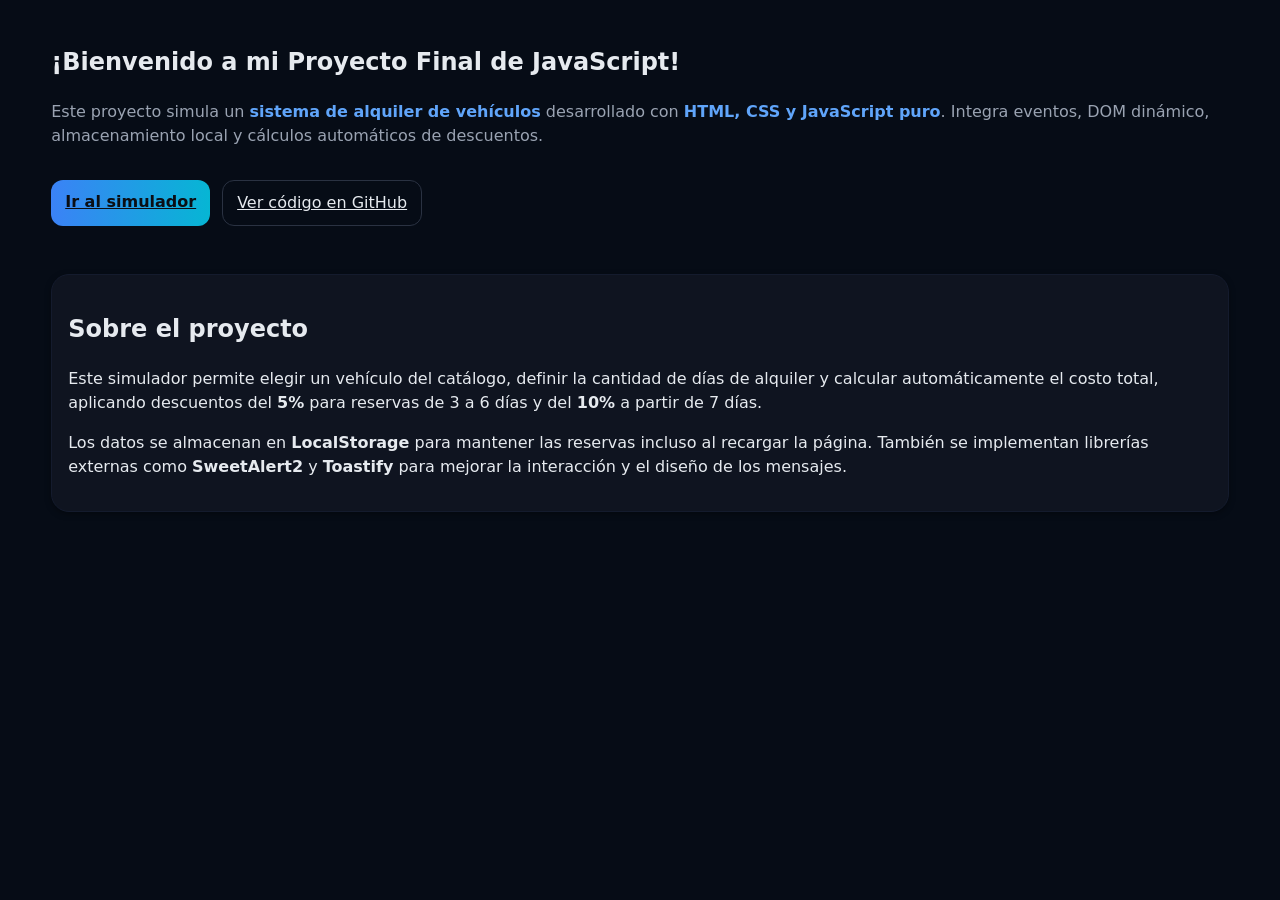
<file: index.html>
<!doctype html>
<html lang="es">

<head>
    <meta charset="utf-8">
    <meta name="viewport" content="width=device-width,initial-scale=1">
    <title>Proyecto Final — Simulador de Alquiler</title>
    <link rel="stylesheet" href="./css/style.css">
</head>

<body>
    <header class="container site-header">
        <section class="hero">
            <h1 class="hero-title">¡Bienvenido a mi Proyecto Final de JavaScript!</h1>
            <p class="subtitle">
                Este proyecto simula un <strong>sistema de alquiler de vehículos</strong> desarrollado con
                <strong>HTML, CSS y JavaScript puro</strong>.
                Integra eventos, DOM dinámico, almacenamiento local y cálculos automáticos de descuentos.
            </p>

            <div class="hero-actions">
                <a class="btn primary" href="./pages/app.html">Ir al simulador</a>
                <a class="btn ghost" href="https://github.com/Santi2402/Entregable1-Pantin_UI_base" target="_blank">Ver
                    código en GitHub</a>
            </div>
        </section>
    </header>
    <main class="container">


        <section class="card">
            <h2>Sobre el proyecto</h2>
            <p>
                Este simulador permite elegir un vehículo del catálogo, definir la cantidad de días de alquiler
                y calcular automáticamente el costo total, aplicando descuentos del <strong>5%</strong> para reservas de
                3 a 6 días y del <strong>10%</strong> a partir de 7 días.
            </p>
            <p>
                Los datos se almacenan en <strong>LocalStorage</strong> para mantener las reservas incluso al recargar
                la página.
                También se implementan librerías externas como <strong>SweetAlert2</strong> y <strong>Toastify</strong>
                para mejorar la interacción y el diseño de los mensajes.
            </p>
        </section>
    </main>
</body>

</html>
</file>
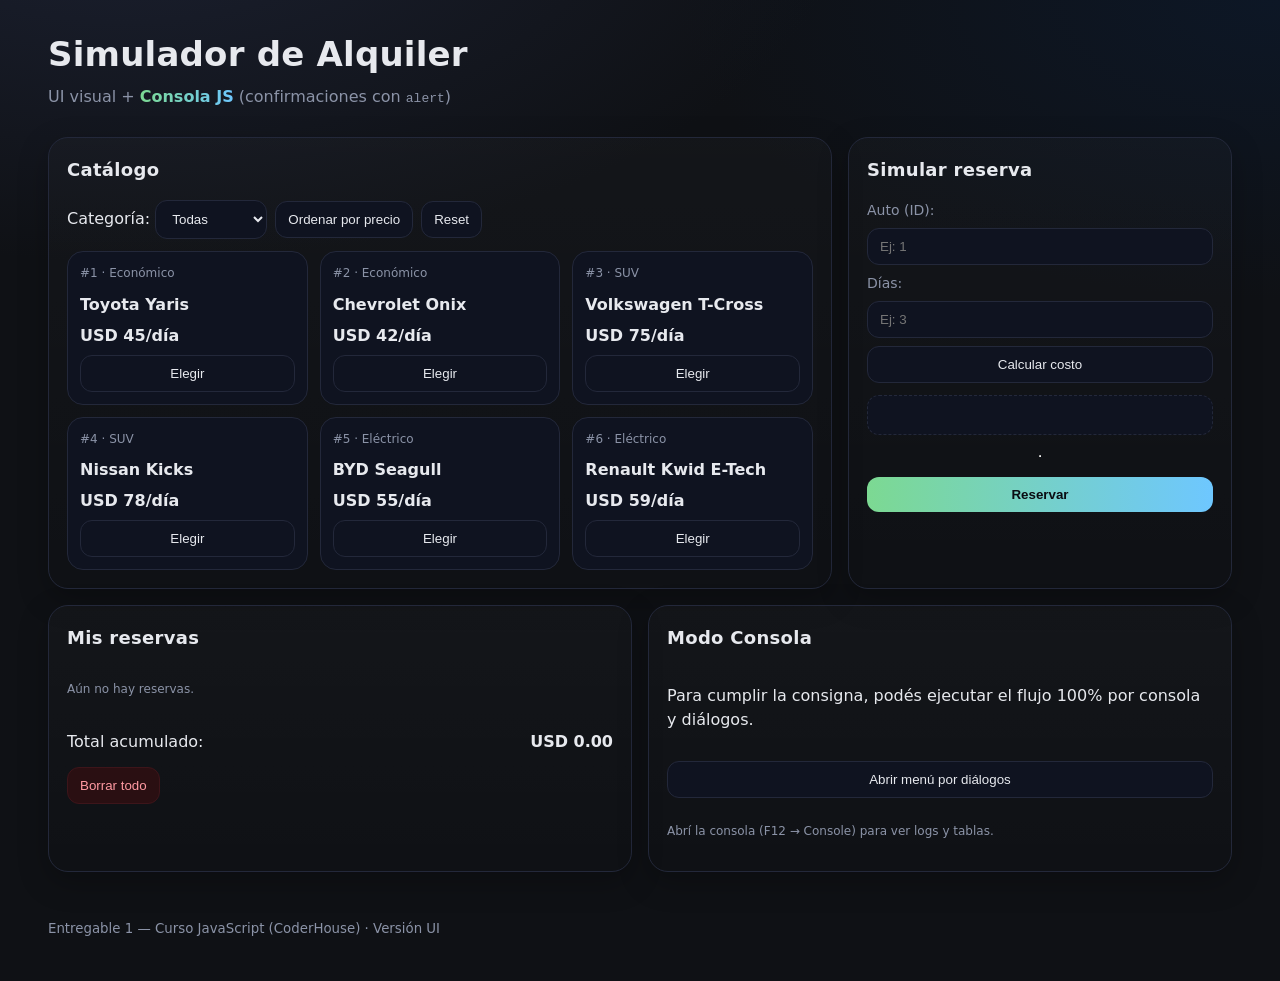
<file: Entregable1+Pantin_UI/index.html>
<!DOCTYPE html>
<html lang="es">
<head>
  <meta charset="UTF-8" />
  <meta name="viewport" content="width=device-width, initial-scale=1.0" />
  <title>Simulador de Alquiler — UI + Consola</title>
  <link rel="stylesheet" href="./styles.css" />
  <script defer src="./js/app.js"></script>
</head>
<body>
  <header class="site-header">
    <h1>Simulador de Alquiler</h1>
    <p class="subtitle">UI visual + <span class="tag">Consola JS</span> (confirmaciones con <code>alert</code>)</p>
  </header>

  <main class="bento">
    <section class="card span-2" id="card-catalogo">
      <h2>Catálogo</h2>
      <div class="toolbar">
        <label class="select">
          Categoría:
          <select id="filtroCategoria">
            <option value="Todas">Todas</option>
            <option value="Económico">Económico</option>
            <option value="SUV">SUV</option>
            <option value="Eléctrico">Eléctrico</option>
          </select>
        </label>
        <button id="btnOrdenPrecio">Ordenar por precio</button>
        <button id="btnReset">Reset</button>
      </div>
      <div id="catalogoGrid" class="grid"></div>
    </section>

    <section class="card" id="card-simulador">
      <h2>Simular reserva</h2>
      <div class="form">
        <label>Auto (ID): <input type="number" id="inputAutoId" min="1" placeholder="Ej: 1" /></label>
        <label>Días: <input type="number" id="inputDias" min="1" placeholder="Ej: 3" /></label>
        <button id="btnSimular">Calcular costo</button>
      </div>
      <div id="simulacionResultado" class="result"></div>
      <hr />
      <button id="btnReservar" class="primary">Reservar</button>
    </section>

    <section class="card" id="card-reservas">
      <h2>Mis reservas</h2>
      <div id="reservasLista" class="list"></div>
      <div class="totales"><span>Total acumulado:</span><strong id="totalAcumulado">USD 0.00</strong></div>
      <div class="buttons"><button id="btnLimpiar" class="danger">Borrar todo</button></div>
    </section>

    <section class="card" id="card-consola">
      <h2>Modo Consola</h2>
      <p>Para cumplir la consigna, podés ejecutar el flujo 100% por consola y diálogos.</p>
      <button id="btnConsola">Abrir menú por diálogos</button>
      <p class="hint">Abrí la consola (F12 → Console) para ver logs y tablas.</p>
    </section>
  </main>

  <footer class="site-footer"><small>Entregable 1 — Curso JavaScript (CoderHouse) · Versión UI</small></footer>
</body>
</html>
</file>
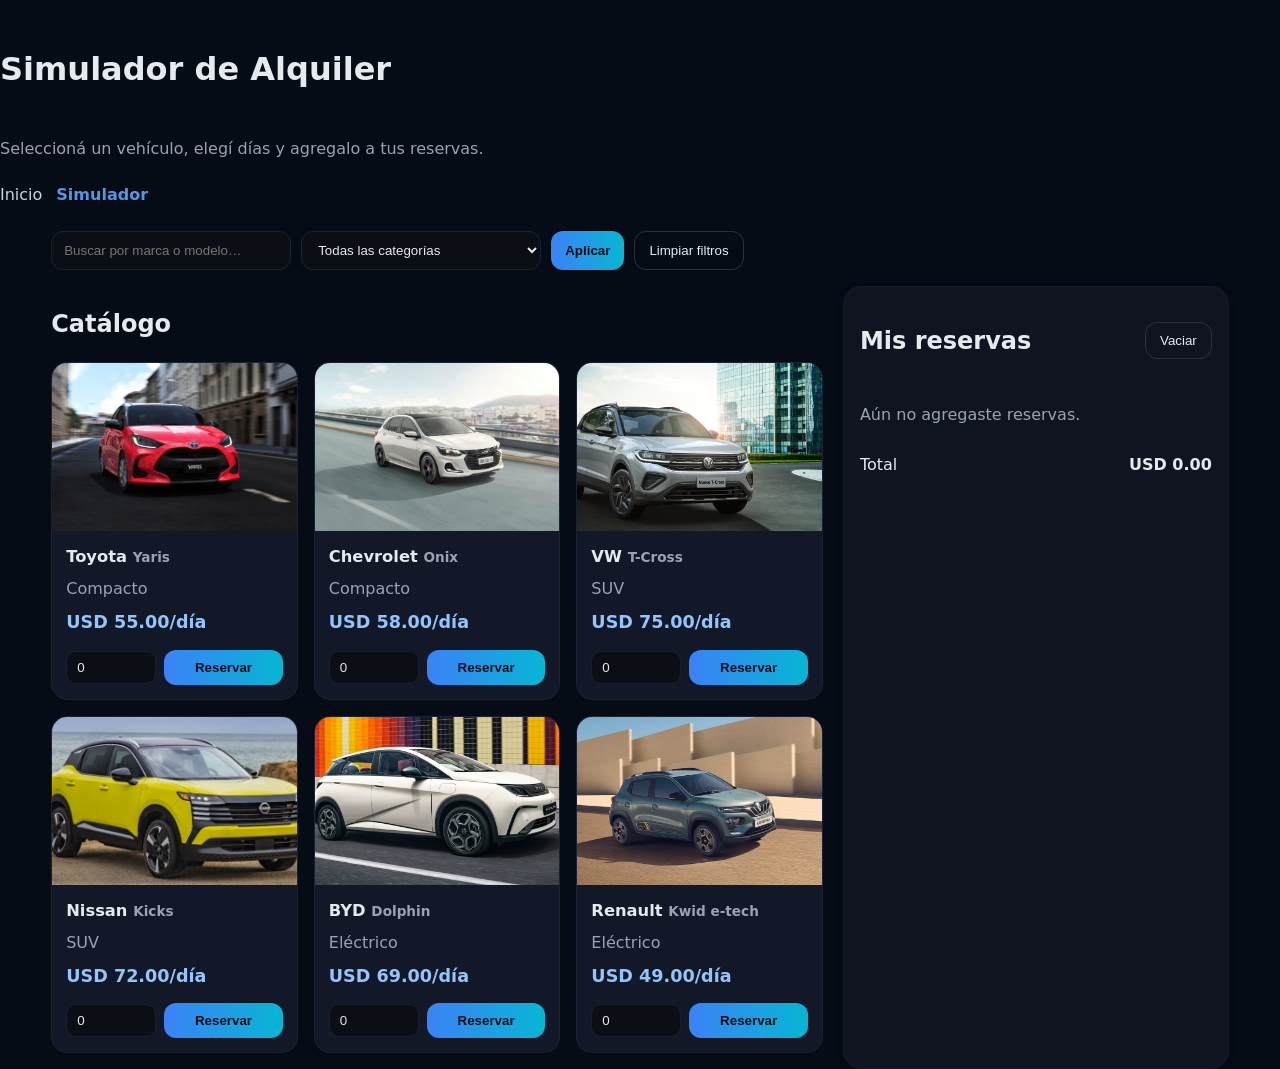
<file: pages/simulador.html>
<!doctype html><html lang='es'><head><meta charset='utf-8'><meta name='viewport' content='width=device-width,initial-scale=1'><title>Simulador</title><link rel='stylesheet' href='../css/style.css'><script defer src='../js/simulador.js'></script></head><body><header class='site-header'><nav class='nav'><a class='nav-link' href='../index.html'>Inicio</a><a class='nav-link active' href='./simulador.html' aria-current='page'>Simulador</a></nav><h1>Simulador de Alquiler</h1><p class='subtitle'>Seleccioná un vehículo, elegí días y agregalo a tus reservas.</p></header><main class='container sim-wrap'><form id='filtrosForm' class='filters'><input id='buscador' type='search' placeholder='Buscar por marca o modelo…'><select id='filtroCategoria'><option value=''>Todas las categorías</option><option>Compacto</option><option>Midsize</option><option>SUV</option><option>Eléctrico</option></select><button class='btn primary' type='submit'>Aplicar</button><button class='btn ghost' id='btnReset' type='button'>Limpiar filtros</button></form><div class='grid-2col'><section><h2>Catálogo</h2><div id='catalogoGrid' class='grid-cards'></div><p id='msgCatalogo' class='muted'></p></section><aside class='panel'><div class='panel-head'><h2>Mis reservas</h2><button class='btn ghost' id='btnVaciar'>Vaciar</button></div><div id='reservasLista' class='stack'></div><div class='totales'><span>Total</span><strong id='totalAcumulado'>USD 0.00</strong></div><p id='msgUI' class='msg'></p></aside></div></main></body></html>
</file>
<file: css/style.css>
:root {
    --bg: #060c16;
    --panel: #0f1420;
    --card: #121827;
    --text: #e6eaef;
    --muted: #9aa3b2;
    --brand: #60a5fa;
    --ring: #1f2a44;
}

* {
    box-sizing: border-box
}

.sr-only {
    position: absolute;
    clip: rect(1px, 1px, 1px, 1px);
    padding: 0;
    border: 0;
    height: 1px;
    width: 1px;
    overflow: hidden;
}

html,
body {
    height: 100%
}

body {
    margin: 0;
    font: 16px/1.5 system-ui, Segoe UI, Roboto, Helvetica, Arial;
    background: var(--bg);
    color: var(--text)
}

.container {
    width: min(1200px, 92%);
    margin-inline: auto
}

.site-header {
    padding: 24px 0 8px;
    display: flex;
    flex-direction: column;
    align-items: flex-start;
    gap: 6px
}

.nav {
    display: flex;
    gap: 14px;
    order: 1
}

.nav-link {
    color: var(--text);
    text-decoration: none;
    opacity: .9
}

.nav-link.active {
    color: var(--brand);
    font-weight: 600
}

.subtitle {
    color: var(--muted)
}


.hero {
    margin-bottom: 40px;
}

.hero-actions {
    display: flex;
    gap: 12px;
    margin-top: 32px;
    flex-wrap: wrap;
}

.hero strong {
    color: var(--brand);
}

.badge {
    display: inline-flex;
    align-items: center;
    justify-content: center;
    min-width: 28px;
    height: 28px;
    padding: 0 8px;
    border-radius: 999px;
    background: #1a2230;
    color: #a8c5ff;
    font-weight: 700;
    font-size: .85rem
}

.card,
.panel {
    background: var(--panel);
    border: 1px solid #141b2d;
    border-radius: 18px;
    padding: 16px;
    box-shadow: 0 2px 6px rgba(0, 0, 0, .35)
}

.grid-2col {
    display: grid;
    gap: 20px;
    grid-template-columns: 1fr
}

@media (min-width:1024px) {
    .grid-2col {
        grid-template-columns: 2fr 1fr
    }
}

.filters {
    display: flex;
    flex-wrap: wrap;
    gap: 10px;
    margin: 16px 0
}

.filters input,
.filters select {
    background: #0b0e14;
    color: var(--text);
    border: 1px solid #1a2336;
    border-radius: 12px;
    padding: 10px 12px;
    outline: none;
    min-width: 240px;
}

.filters input:focus,
.filters select:focus {
    box-shadow: 0 0 0 3px var(--ring)
}

.btn {
    border: 0;
    border-radius: 12px;
    padding: 10px 14px;
    cursor: pointer;
    transition: transform .1s ease, filter .2s ease
}

.btn.primary {
    background: linear-gradient(90deg, #3b82f6, #06b6d4);
    color: #0b0e14;
    font-weight: 700
}

.btn.primary:hover {
    transform: translateY(-1px);
    filter: brightness(1.05)
}

.btn.ghost {
    background: transparent;
    color: var(--text);
    border: 1px solid #2a3242
}

.btn.small {
    padding: 6px 10px;
    font-size: .9rem
}

.extra-filters {
    display: grid;
    grid-template-columns: 1fr;
    gap: 12px;
    margin: 6px 0 14px
}

.extra-filters .ef-col {
    background: var(--panel);
    border: 1px solid #141b2d;
    border-radius: 14px;
    padding: 12px
}

@media (min-width:768px) {
    .extra-filters {
        grid-template-columns: 1fr 1fr
    }
}

.list-head {
    display: flex;
    align-items: center;
    gap: 10px
}

.grid-cards {
    display: grid;
    gap: 16px;
    grid-template-columns: 1fr
}

@media (min-width:768px) {
    .grid-cards {
        grid-template-columns: repeat(2, minmax(240px, 1fr))
    }
}

@media (min-width:1024px) {
    .grid-cards {
        grid-template-columns: repeat(3, minmax(240px, 1fr))
    }
}

.vehicle {
    background: var(--card);
    border: 1px solid #1a2236;
    border-radius: 16px;
    overflow: hidden;
    display: flex;
    flex-direction: column;
    transition: transform .2s ease, box-shadow .2s ease
}

.vehicle:hover {
    transform: translateY(-3px);
    box-shadow: 0 6px 14px rgba(0, 0, 0, .45)
}

.vehicle img {
    width: 100%;
    height: 168px;
    object-fit: cover
}

.vehicle .body {
    padding: 14px;
    display: grid;
    gap: 8px
}

.vehicle h3 {
    margin: 0;
    font-size: 1.02rem
}

.vehicle .muted {
    color: var(--muted)
}

.vehicle .price {
    font-weight: 700;
    color: #93c5fd;
    font-size: 1.1rem
}

.vehicle .actions {
    display: flex;
    gap: 8px;
    align-items: center;
    margin-top: 6px
}

.vehicle input[type=number] {
    width: 90px;
    background: #0b0e14;
    color: var(--text);
    border: 1px solid #1a1f29;
    border-radius: 10px;
    padding: 8px 10px
}

.vehicle .btn {
    flex: 1
}

.vehicle.disabled {
    opacity: .6
}

.vehicle .tag {
    font-size: .8rem;
    color: #a3e635;
}

.panel-head {
    display: flex;
    justify-content: space-between;
    align-items: center;
    margin-bottom: 8px
}

.stack {
    display: grid;
    gap: 8px
}

.item {
    display: grid;
    grid-template-columns: 1fr auto;
    gap: 8px;
    align-items: center;
    background: var(--card);
    border: 1px solid #1a1f29;
    border-radius: 12px;
    padding: 10px 12px
}

.item small {
    color: var(--muted)
}

.item .row-actions {
    display: flex;
    gap: 8px;
    align-items: center
}

.item input[type=number] {
    width: 80px;
    background: #0b0e14;
    color: var(--text);
    border: 1px solid #1a1f29;
    border-radius: 10px;
    padding: 6px 8px
}

.totales {
    display: flex;
    justify-content: space-between;
    margin-top: 10px
}

.msg {
    margin-top: 10px
}

.muted {
    color: var(--muted)
}

.disabled {
    opacity: .6;
    pointer-events: none
}

.lista {
    padding-bottom: 5rem;
}

.footer {
    background: #0b0e14;
    border-top: 1px solid #1a1f29;
    margin-top: 60px;
    padding: 32px 0;
    color: var(--text);
}

.footer-content {
    display: flex;
    flex-direction: column;
    gap: 20px;
}

@media (min-width:768px) {
    .footer-content {
        flex-direction: row;
        justify-content: space-between;
        align-items: center;
    }
}

.footer-left p {
    color: var(--muted);
    font-size: 0.95rem;
    line-height: 1.6;
}

.footer-nav {
    display: flex;
    flex-wrap: wrap;
    gap: 14px;
    justify-content: flex-end;
}

.footer-nav a {
    color: var(--text);
    opacity: 0.8;
    text-decoration: none;
    font-size: 0.95rem;
    transition: opacity 0.2s ease;
}

.footer-nav a:hover {
    opacity: 1;
}

.copyright {
    text-align: right;
    margin-top: 8px;
    color: var(--muted);
    font-size: 0.85rem;
}
</file>
<file: Entregable1+Pantin_UI/styles.css>
*{box-sizing:border-box} html,body{margin:0;padding:0}
:root{--bg:#0f1115;--surface:#151823;--muted:#8b93a7;--text:#e7e9ee;--brand:#7cd992;--brand-2:#6ec7ff;--danger:#ff6b6b;--border:#23283a;--shadow:rgba(0,0,0,0.25)}
body{font-family:system-ui,-apple-system,Segoe UI,Roboto,Ubuntu,Cantarell,'Helvetica Neue',Arial,'Noto Sans','Apple Color Emoji','Segoe UI Emoji';background:radial-gradient(1200px 600px at 10% -10%,#1b2030 0%,transparent 60%),radial-gradient(1000px 500px at 100% 0%,#0d1726 0%,transparent 60%),var(--bg);color:var(--text);line-height:1.55}
.site-header{padding:28px clamp(16px,4vw,48px)} .site-header h1{margin:0 0 4px 0;font-size:clamp(22px,3vw,34px);letter-spacing:.2px}
.subtitle{color:var(--muted);margin:0} .tag{background:linear-gradient(90deg,var(--brand),var(--brand-2));-webkit-background-clip:text;background-clip:text;color:transparent;font-weight:700}
.bento{display:grid;grid-template-columns:repeat(6,1fr);gap:16px;padding:0 clamp(16px,4vw,48px) 32px}
.card{background:linear-gradient(180deg,rgba(255,255,255,0.02),rgba(255,255,255,0));border:1px solid var(--border);border-radius:20px;box-shadow:0 10px 30px var(--shadow);padding:18px;display:flex;flex-direction:column;gap:12px;min-height:220px}
.card h2{margin:0 0 4px 0;font-size:18px;letter-spacing:.3px}.span-2{grid-column:span 4} #card-simulador{grid-column:span 2} #card-reservas{grid-column:span 3} #card-consola{grid-column:span 3}
.toolbar{display:flex;gap:8px;flex-wrap:wrap;align-items:center}
.select select, input, button{background:#0f1320;border:1px solid var(--border);color:var(--text);padding:10px 12px;border-radius:12px;outline:none}
button{cursor:pointer;transition:transform .05s ease} button:hover{transform:translateY(-1px)} button.primary{background:linear-gradient(90deg,var(--brand),var(--brand-2));color:#0a0c12;font-weight:700;border:none} button.danger{background:#2a0f12;border-color:#3d151a;color:#ff9aa2}
.grid{display:grid;grid-template-columns:repeat(auto-fill,minmax(220px,1fr));gap:12px}
.item{background:#0f1320;border:1px solid var(--border);border-radius:16px;padding:12px;display:flex;flex-direction:column;gap:6px}
.item h3{margin:4px 0 0 0;font-size:16px} .badge{font-size:12px;color:var(--muted)} .price{font-weight:700}
.form{display:grid;gap:8px} .form label{display:grid;gap:6px;font-size:14px;color:var(--muted)}
.result{background:#0f1320;border:1px dashed var(--border);border-radius:12px;padding:10px;min-height:40px;font-size:14px}
.list{display:grid;gap:8px} .reserva{display:flex;justify-content:space-between;align-items:center;background:#0f1320;border:1px solid var(--border);border-radius:12px;padding:10px;font-size:14px}
.reserva small{color:var(--muted)} .totales{display:flex;justify-content:space-between;align-items:center;margin-top:8px}
.hint{color:var(--muted);font-size:12px}
@media (max-width:1000px){.span-2,#card-simulador,#card-reservas,#card-consola{grid-column:span 6}}
.site-footer{padding:12px clamp(16px,4vw,48px) 40px;color:var(--muted)}
</file>
